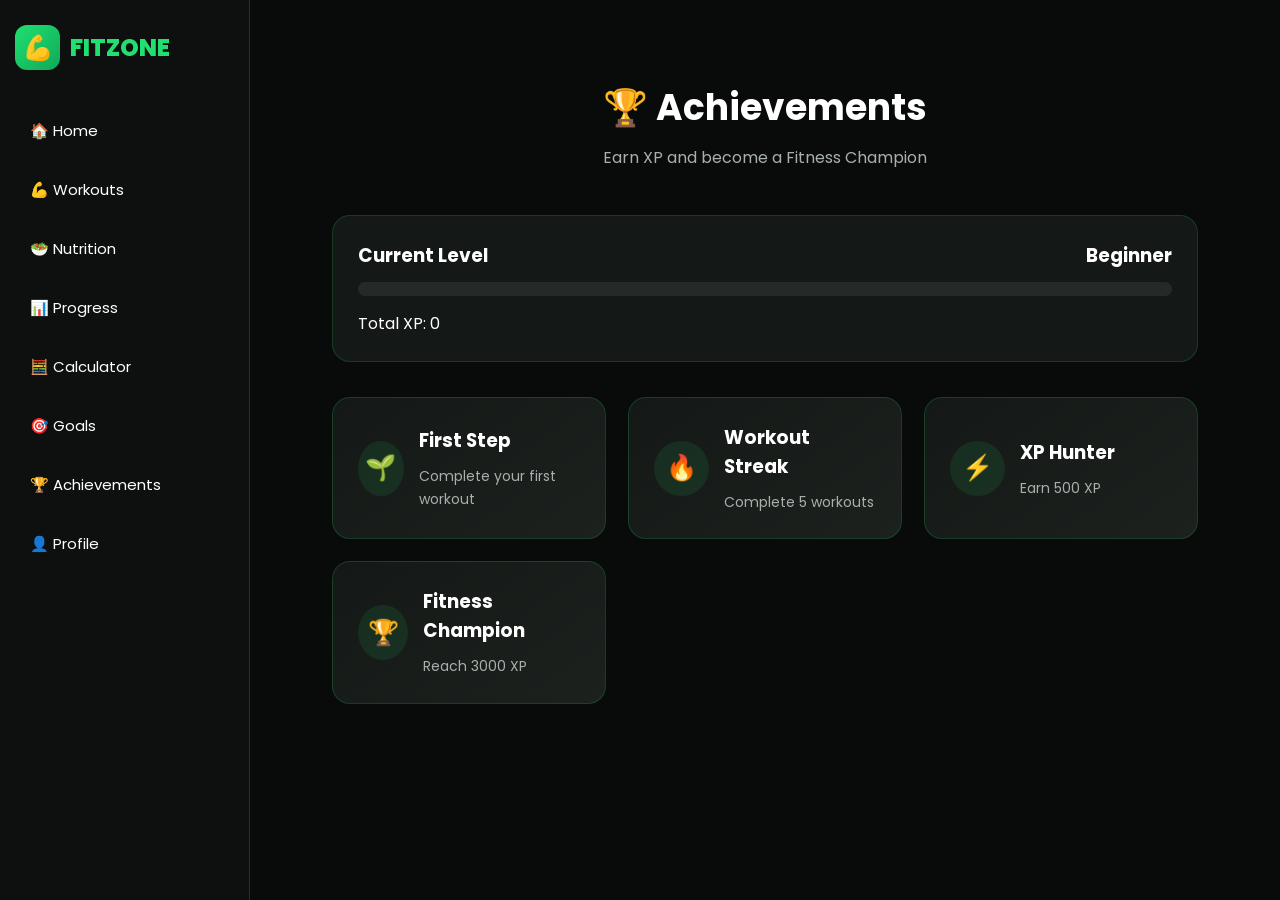
<file: achievements.html>
<!DOCTYPE html>
<html lang="en">

<head>

<meta charset="UTF-8">

<meta name="viewport"
content="width=device-width, initial-scale=1.0">

<title>Achievements | FITZONE</title>

<link rel="stylesheet" href="style.css">

</head>


<body>


<nav class="navbar">

    <a href="index.html" class="logo">
        <div class="logo-icon">💪</div>
        <span>FITZONE</span>
    </a>

    <ul class="nav-links">

        <li><a href="index.html">🏠 Home</a></li>

        <li><a href="workouts.html">💪 Workouts</a></li>

        <li><a href="nutrition.html">🥗 Nutrition</a></li>

        <li><a href="progress.html">📊 Progress</a></li>

        <li><a href="calculator.html">🧮 Calculator</a></li>

        <li><a href="goals.html">🎯 Goals</a></li>

        <li><a href="achievements.html">🏆 Achievements</a></li>

        <li><a href="profile.html">👤 Profile</a></li>

    </ul>

</nav>


<section class="section">

<div class="section-title">

<h2>🏆 Achievements</h2>

<p>Earn XP and become a Fitness Champion</p>

</div>


<div class="xp-box">

<div class="xp-top">

<h3>Current Level</h3>

<h3 class="user-level">
Beginner
</h3>

</div>


<div class="progress-bar">

<div class="progress-fill"></div>

</div>


<p style="margin-top:15px;">

Total XP:
<span class="user-xp">0</span>

</p>

</div>


<div class="grid">


<div class="card achievement">

<div class="achievement-icon">
🌱
</div>

<div>

<h3>First Step</h3>

<p>Complete your first workout</p>

</div>

</div>


<div class="card achievement">

<div class="achievement-icon">
🔥
</div>

<div>

<h3>Workout Streak</h3>

<p>Complete 5 workouts</p>

</div>

</div>


<div class="card achievement">

<div class="achievement-icon">
⚡
</div>

<div>

<h3>XP Hunter</h3>

<p>Earn 500 XP</p>

</div>

</div>


<div class="card achievement">

<div class="achievement-icon">
🏆
</div>

<div>

<h3>Fitness Champion</h3>

<p>Reach 3000 XP</p>

</div>

</div>


</div>

</section>


<script src="script.js"></script>

</body>

</html>
</file>
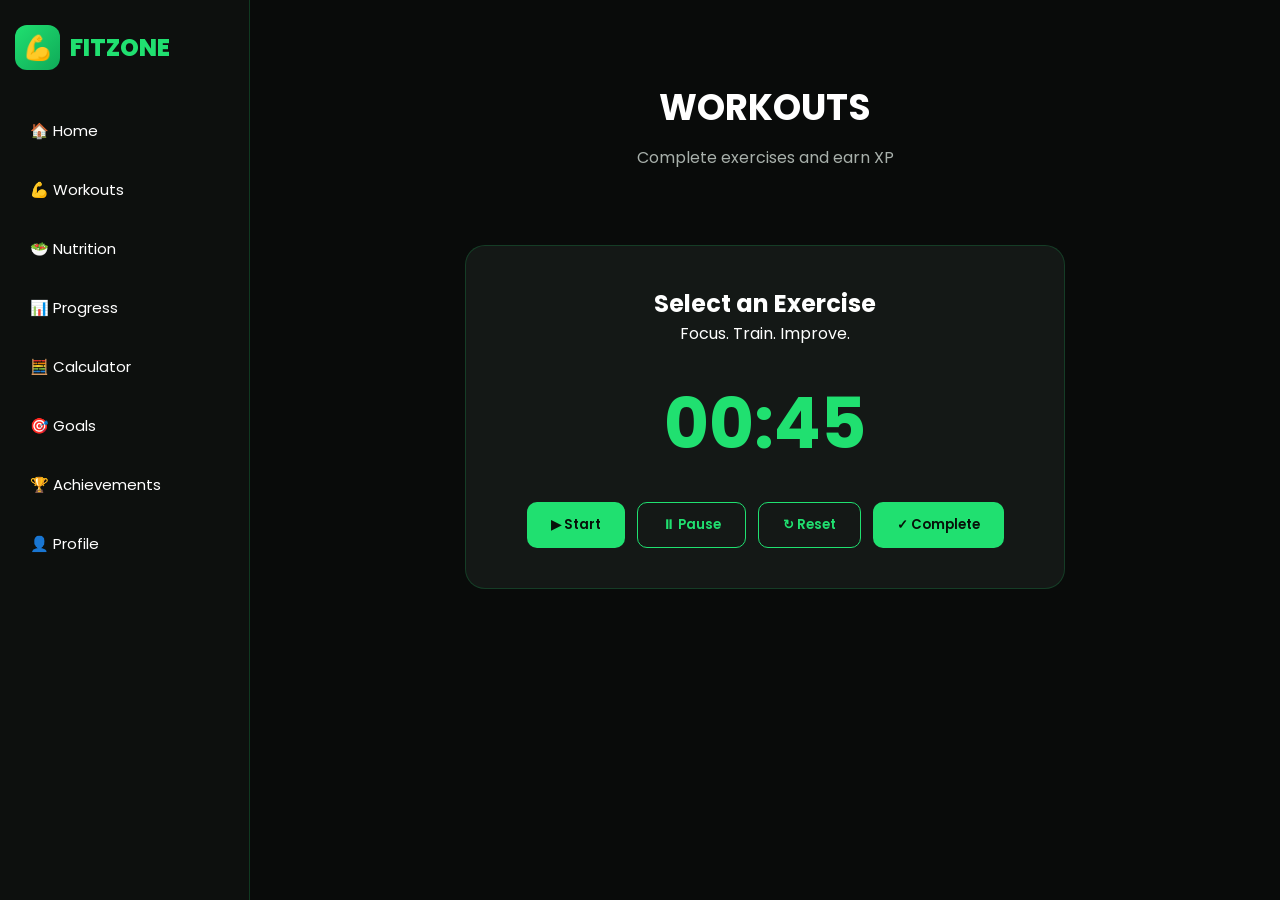
<file: body.html>
<!DOCTYPE html>
<html lang="en">

<head>

    <meta charset="UTF-8">

    <meta name="viewport"
          content="width=device-width, initial-scale=1.0">

    <title>Workout | FITZONE</title>

    <link rel="stylesheet" href="style.css">

</head>

<body>


<nav class="navbar">

    <a href="index.html" class="logo">
        <div class="logo-icon">💪</div>
        <span>FITZONE</span>
    </a>

    <ul class="nav-links">

        <li><a href="index.html">🏠 Home</a></li>

        <li><a href="workouts.html">💪 Workouts</a></li>

        <li><a href="nutrition.html">🥗 Nutrition</a></li>

        <li><a href="progress.html">📊 Progress</a></li>

        <li><a href="calculator.html">🧮 Calculator</a></li>

        <li><a href="goals.html">🎯 Goals</a></li>

        <li><a href="achievements.html">🏆 Achievements</a></li>

        <li><a href="profile.html">👤 Profile</a></li>

    </ul>

</nav>


<section class="section">

    <div class="section-title">

        <h2 id="bodyPartTitle">
            WORKOUTS
        </h2>

        <p>
            Complete exercises and earn XP
        </p>

    </div>


    <div class="grid"
         id="exerciseContainer">

    </div>


    <div class="timer-container"
         id="workoutTimerSection">

        <h2 id="currentExercise">
            Select an Exercise
        </h2>

        <p>
            Focus. Train. Improve.
        </p>


        <div class="timer"
             id="timer">

            00:45

        </div>


        <div class="timer-controls">

            <button
                class="btn btn-primary"
                onclick="startTimer()">

                ▶ Start

            </button>


            <button
                class="btn btn-outline"
                onclick="pauseTimer()">

                ⏸ Pause

            </button>


            <button
                class="btn btn-outline"
                onclick="resetTimer()">

                ↻ Reset

            </button>


            <button
                class="btn btn-primary"
                onclick="completeWorkout()">

                ✓ Complete

            </button>

        </div>

    </div>

</section>


<script src="script.js"></script>

</body>

</html>
</file>
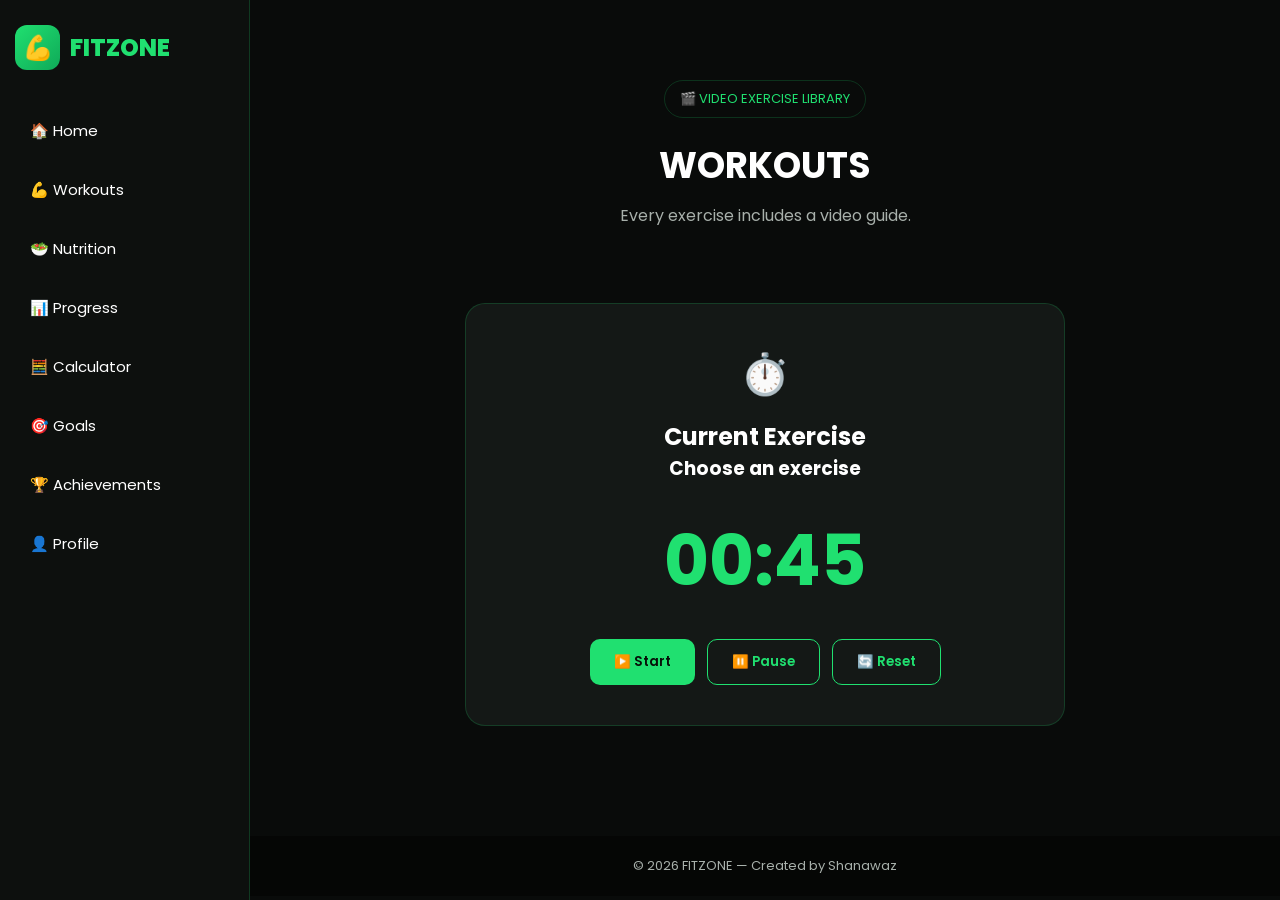
<file: bodypart.html>
<!DOCTYPE html>
<html lang="en"><head><meta charset="UTF-8"><meta name="viewport" content="width=device-width, initial-scale=1.0"><title>Exercise Library | FITZONE</title><link rel="stylesheet" href="style.css"></head>
<body><nav class="navbar"><a href="index.html" class="logo"><div class="logo-icon">💪</div><span>FITZONE</span></a><ul class="nav-links">
<li><a href="index.html">🏠 Home</a></li><li><a href="workouts.html">💪 Workouts</a></li><li><a href="nutrition.html">🥗 Nutrition</a></li><li><a href="progress.html">📊 Progress</a></li><li><a href="calculator.html">🧮 Calculator</a></li><li><a href="goals.html">🎯 Goals</a></li><li><a href="achievements.html">🏆 Achievements</a></li><li><a href="profile.html">👤 Profile</a></li></ul></nav>
<main class="section"><div class="section-title"><span class="hero-tag">🎬 VIDEO EXERCISE LIBRARY</span><h2 id="bodyPartTitle">WORKOUTS</h2><p>Every exercise includes a video guide.</p></div><div id="exerciseContainer" class="grid"></div>
<div id="workoutTimerSection" class="timer-container"><div class="card-icon">⏱️</div><h2>Current Exercise</h2><h3 id="currentExercise">Choose an exercise</h3><div id="timer" class="timer">00:45</div><div class="timer-controls"><button class="btn btn-primary" onclick="startTimer()">▶️ Start</button><button class="btn btn-outline" onclick="pauseTimer()">⏸️ Pause</button><button class="btn btn-outline" onclick="resetTimer()">🔄 Reset</button></div></div></main>
<footer>© 2026 FITZONE — Created by Shanawaz</footer><script src="script.js"></script></body></html>
</file>
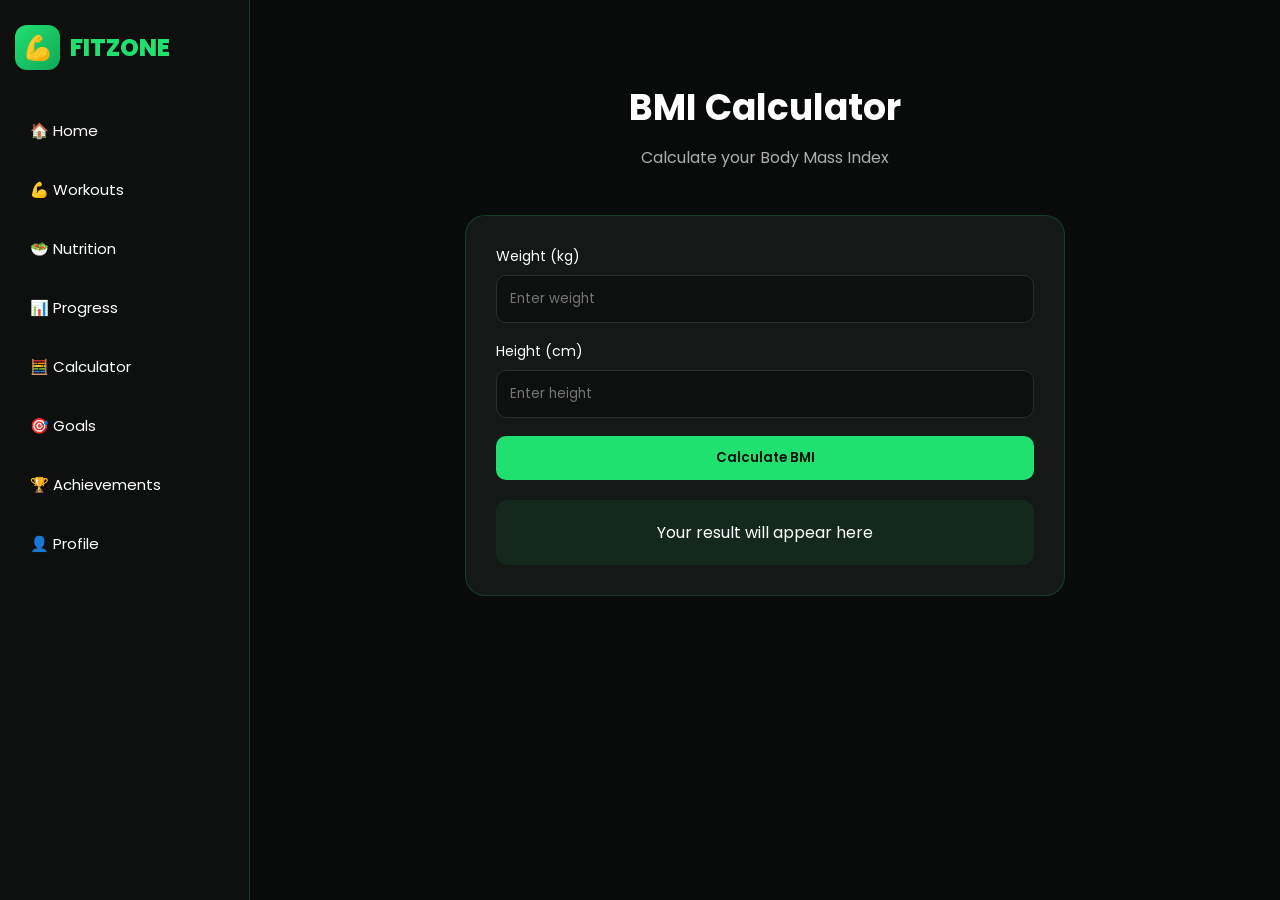
<file: calculator.html>
<!DOCTYPE html>
<html lang="en">

<head>

<meta charset="UTF-8">

<meta name="viewport"
content="width=device-width, initial-scale=1.0">

<title>Calculator | FITZONE</title>

<link rel="stylesheet" href="style.css">

</head>


<body>


<nav class="navbar">

    <a href="index.html" class="logo">
        <div class="logo-icon">💪</div>
        <span>FITZONE</span>
    </a>

    <ul class="nav-links">

        <li><a href="index.html">🏠 Home</a></li>

        <li><a href="workouts.html">💪 Workouts</a></li>

        <li><a href="nutrition.html">🥗 Nutrition</a></li>

        <li><a href="progress.html">📊 Progress</a></li>

        <li><a href="calculator.html">🧮 Calculator</a></li>

        <li><a href="goals.html">🎯 Goals</a></li>

        <li><a href="achievements.html">🏆 Achievements</a></li>

        <li><a href="profile.html">👤 Profile</a></li>

    </ul>

</nav>

<section class="section">

<div class="section-title">

<h2>BMI Calculator</h2>

<p>Calculate your Body Mass Index</p>

</div>


<div class="calculator">


<div class="input-group">

<label>Weight (kg)</label>

<input
type="number"
id="weight"
placeholder="Enter weight">

</div>


<div class="input-group">

<label>Height (cm)</label>

<input
type="number"
id="height"
placeholder="Enter height">

</div>


<button
class="btn btn-primary full-btn"
onclick="calculateBMI()">

Calculate BMI

</button>


<div
class="result"
id="bmiResult">

<p>Your result will appear here</p>

</div>


</div>

</section>


<script src="script.js"></script>

</body>

</html>
</file>
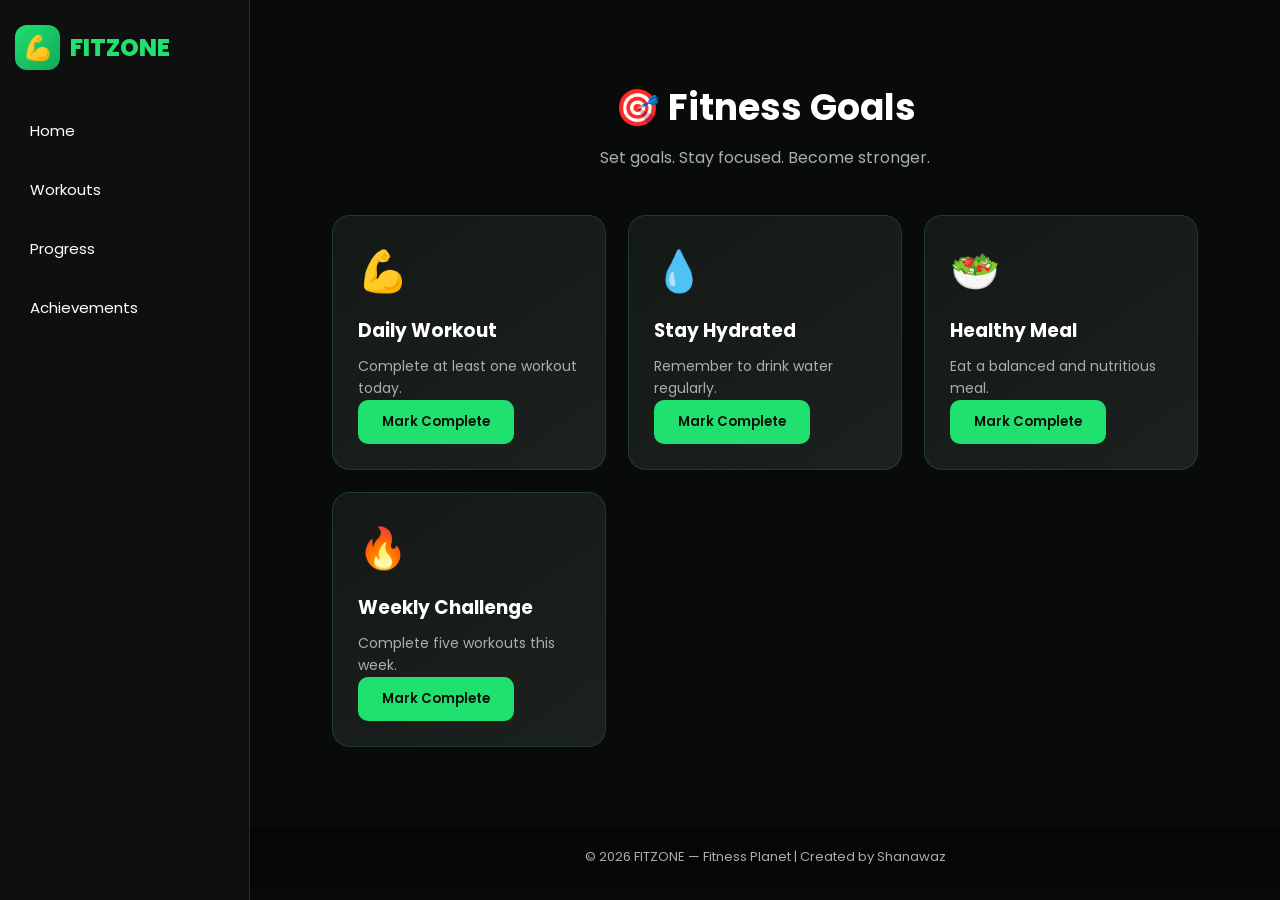
<file: goals.html>
<!DOCTYPE html>
<html lang="en">

<head>
    <meta charset="UTF-8">
    <meta name="viewport" content="width=device-width, initial-scale=1.0">

    <title>Goals | FITZONE</title>

    <link rel="stylesheet" href="style.css">
</head>

<body>

<nav class="navbar">

    <a href="index.html" class="logo">
        <div class="logo-icon">💪</div>
        FITZONE
    </a>

    <ul class="nav-links">
        <li><a href="index.html">Home</a></li>
        <li><a href="workouts.html">Workouts</a></li>
        <li><a href="progress.html">Progress</a></li>
        <li><a href="achievements.html">Achievements</a></li>
    </ul>

</nav>


<section class="section">

    <div class="section-title">
        <h2>🎯 Fitness Goals</h2>
        <p>Set goals. Stay focused. Become stronger.</p>
    </div>


    <div class="grid">

        <div class="card">

            <div class="card-icon">💪</div>

            <h3>Daily Workout</h3>

            <p>
                Complete at least one workout today.
            </p>

            <button
                class="btn btn-primary"
                onclick="completeGoal(this)">

                Mark Complete

            </button>

        </div>


        <div class="card">

            <div class="card-icon">💧</div>

            <h3>Stay Hydrated</h3>

            <p>
                Remember to drink water regularly.
            </p>

            <button
                class="btn btn-primary"
                onclick="completeGoal(this)">

                Mark Complete

            </button>

        </div>


        <div class="card">

            <div class="card-icon">🥗</div>

            <h3>Healthy Meal</h3>

            <p>
                Eat a balanced and nutritious meal.
            </p>

            <button
                class="btn btn-primary"
                onclick="completeGoal(this)">

                Mark Complete

            </button>

        </div>


        <div class="card">

            <div class="card-icon">🔥</div>

            <h3>Weekly Challenge</h3>

            <p>
                Complete five workouts this week.
            </p>

            <button
                class="btn btn-primary"
                onclick="completeGoal(this)">

                Mark Complete

            </button>

        </div>

    </div>

</section>


<footer>
    © 2026 FITZONE — Fitness Planet | Created by Shanawaz
</footer>

<script src="script.js"></script>

</body>
</html>
</file>
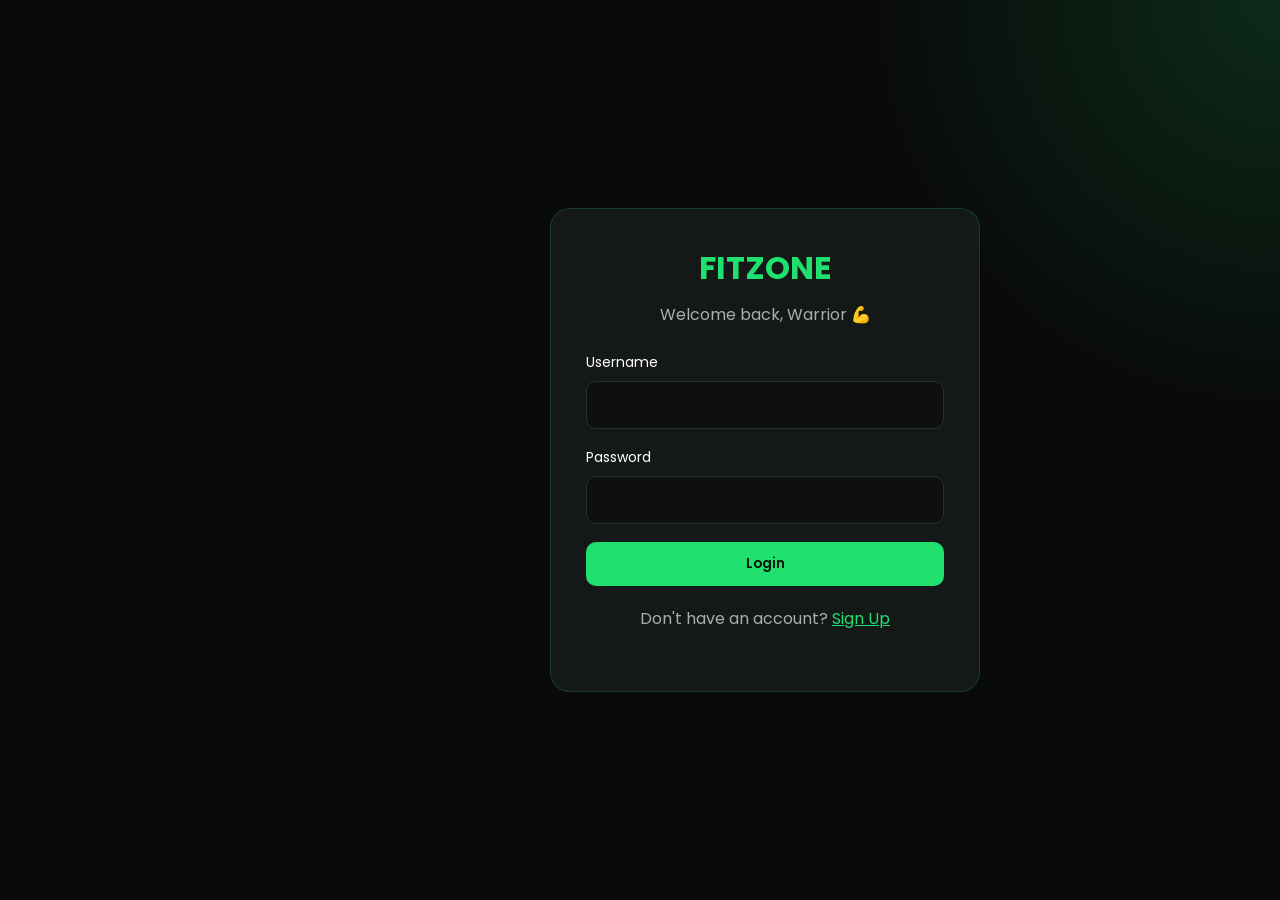
<file: login.html>
<!DOCTYPE html>
<html lang="en">

<head>

<meta charset="UTF-8">

<meta name="viewport"
content="width=device-width, initial-scale=1.0">

<title>Login | FITZONE</title>

<link rel="stylesheet" href="style.css">

</head>


<body>


<div class="auth-container">

<div class="auth-box">

<h1>FITZONE</h1>

<p>Welcome back, Warrior 💪</p>


<form onsubmit="loginUser(event)">


<div class="input-group">

<label>Username</label>

<input
type="text"
id="loginUsername"
required>

</div>


<div class="input-group">

<label>Password</label>

<input
type="password"
id="loginPassword"
required>

</div>


<button
type="submit"
class="btn btn-primary full-btn">

Login

</button>


</form>


<p style="margin-top:20px;">

Don't have an account?

<a
href="signup.html"
style="color:#20e070;">

Sign Up

</a>

</p>

</div>

</div>


<script src="script.js"></script>

</body>

</html>
</file>
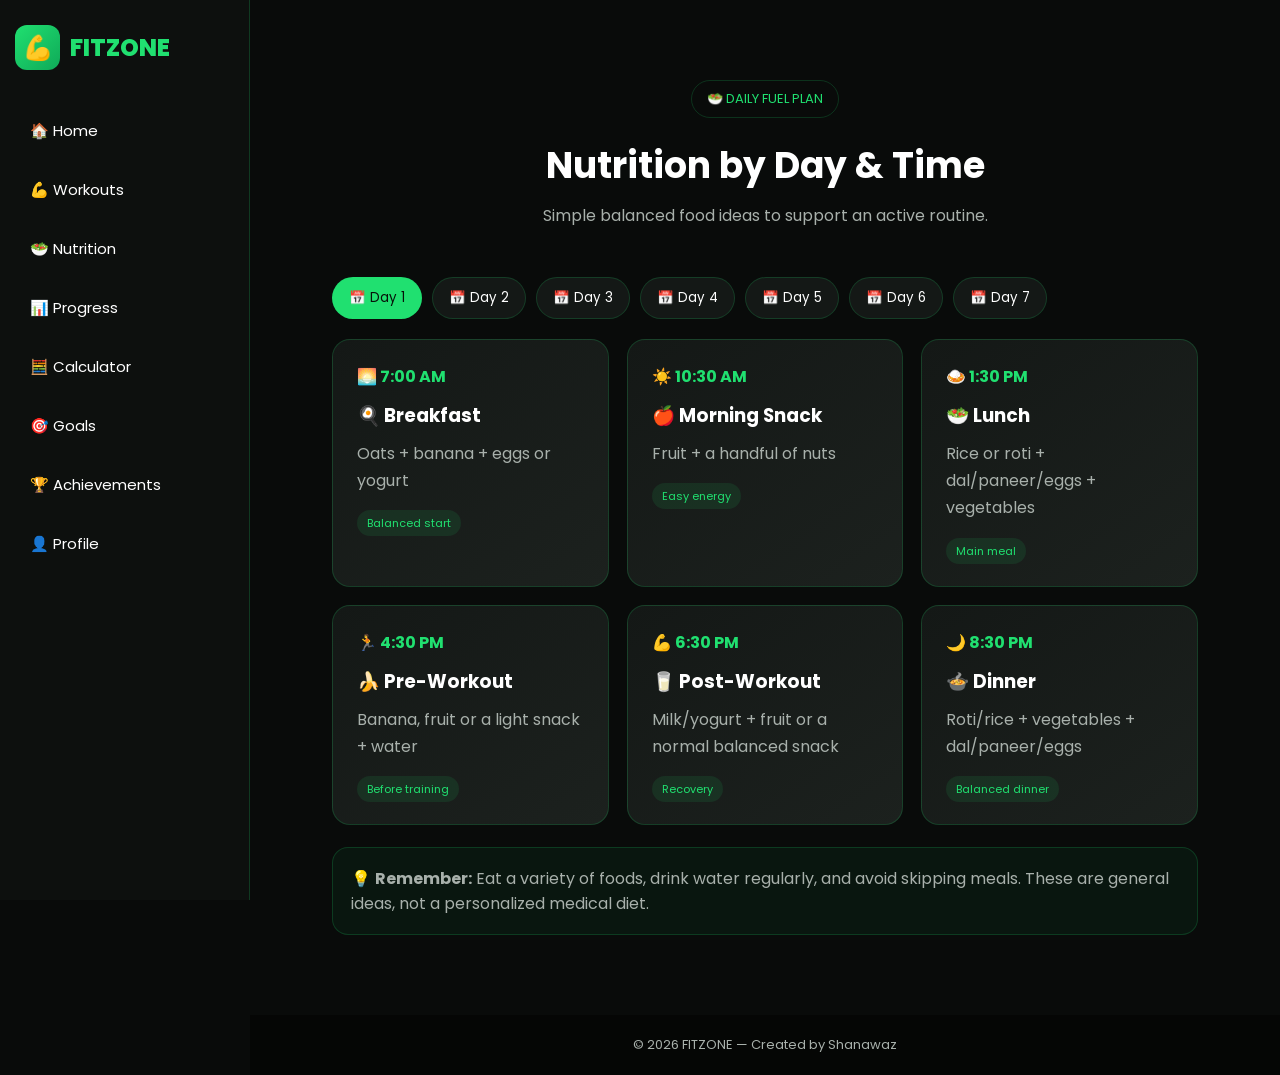
<file: nutrition.html>
<!DOCTYPE html>
<html lang="en"><head><meta charset="UTF-8"><meta name="viewport" content="width=device-width, initial-scale=1.0"><title>Nutrition | FITZONE</title><link rel="stylesheet" href="style.css"></head>
<body><nav class="navbar"><a href="index.html" class="logo"><div class="logo-icon">💪</div><span>FITZONE</span></a><ul class="nav-links">
<li><a href="index.html">🏠 Home</a></li><li><a href="workouts.html">💪 Workouts</a></li><li><a href="nutrition.html">🥗 Nutrition</a></li><li><a href="progress.html">📊 Progress</a></li><li><a href="calculator.html">🧮 Calculator</a></li><li><a href="goals.html">🎯 Goals</a></li><li><a href="achievements.html">🏆 Achievements</a></li><li><a href="profile.html">👤 Profile</a></li></ul></nav>
<main class="section nutrition-page"><div class="section-title"><span class="hero-tag">🥗 DAILY FUEL PLAN</span><h2>Nutrition by Day & Time</h2><p>Simple balanced food ideas to support an active routine.</p></div>
<div class="day-tabs"><button class="day-tab active">📅 Day 1</button><button class="day-tab">📅 Day 2</button><button class="day-tab">📅 Day 3</button><button class="day-tab">📅 Day 4</button><button class="day-tab">📅 Day 5</button><button class="day-tab">📅 Day 6</button><button class="day-tab">📅 Day 7</button></div>
<div class="nutrition-timeline">
<div class="meal-card"><div class="meal-time">🌅 <span>7:00 AM</span></div><h3>🍳 Breakfast</h3><p>Oats + banana + eggs or yogurt</p><span class="badge">Balanced start</span></div>
<div class="meal-card"><div class="meal-time">☀️ <span>10:30 AM</span></div><h3>🍎 Morning Snack</h3><p>Fruit + a handful of nuts</p><span class="badge">Easy energy</span></div>
<div class="meal-card"><div class="meal-time">🍛 <span>1:30 PM</span></div><h3>🥗 Lunch</h3><p>Rice or roti + dal/paneer/eggs + vegetables</p><span class="badge">Main meal</span></div>
<div class="meal-card"><div class="meal-time">🏃 <span>4:30 PM</span></div><h3>🍌 Pre-Workout</h3><p>Banana, fruit or a light snack + water</p><span class="badge">Before training</span></div>
<div class="meal-card"><div class="meal-time">💪 <span>6:30 PM</span></div><h3>🥛 Post-Workout</h3><p>Milk/yogurt + fruit or a normal balanced snack</p><span class="badge">Recovery</span></div>
<div class="meal-card"><div class="meal-time">🌙 <span>8:30 PM</span></div><h3>🍲 Dinner</h3><p>Roti/rice + vegetables + dal/paneer/eggs</p><span class="badge">Balanced dinner</span></div>
</div>
<div class="nutrition-note">💡 <strong>Remember:</strong> Eat a variety of foods, drink water regularly, and avoid skipping meals. These are general ideas, not a personalized medical diet.</div>
</main><footer>© 2026 FITZONE — Created by Shanawaz</footer><script src="script.js"></script></body></html>
</file>
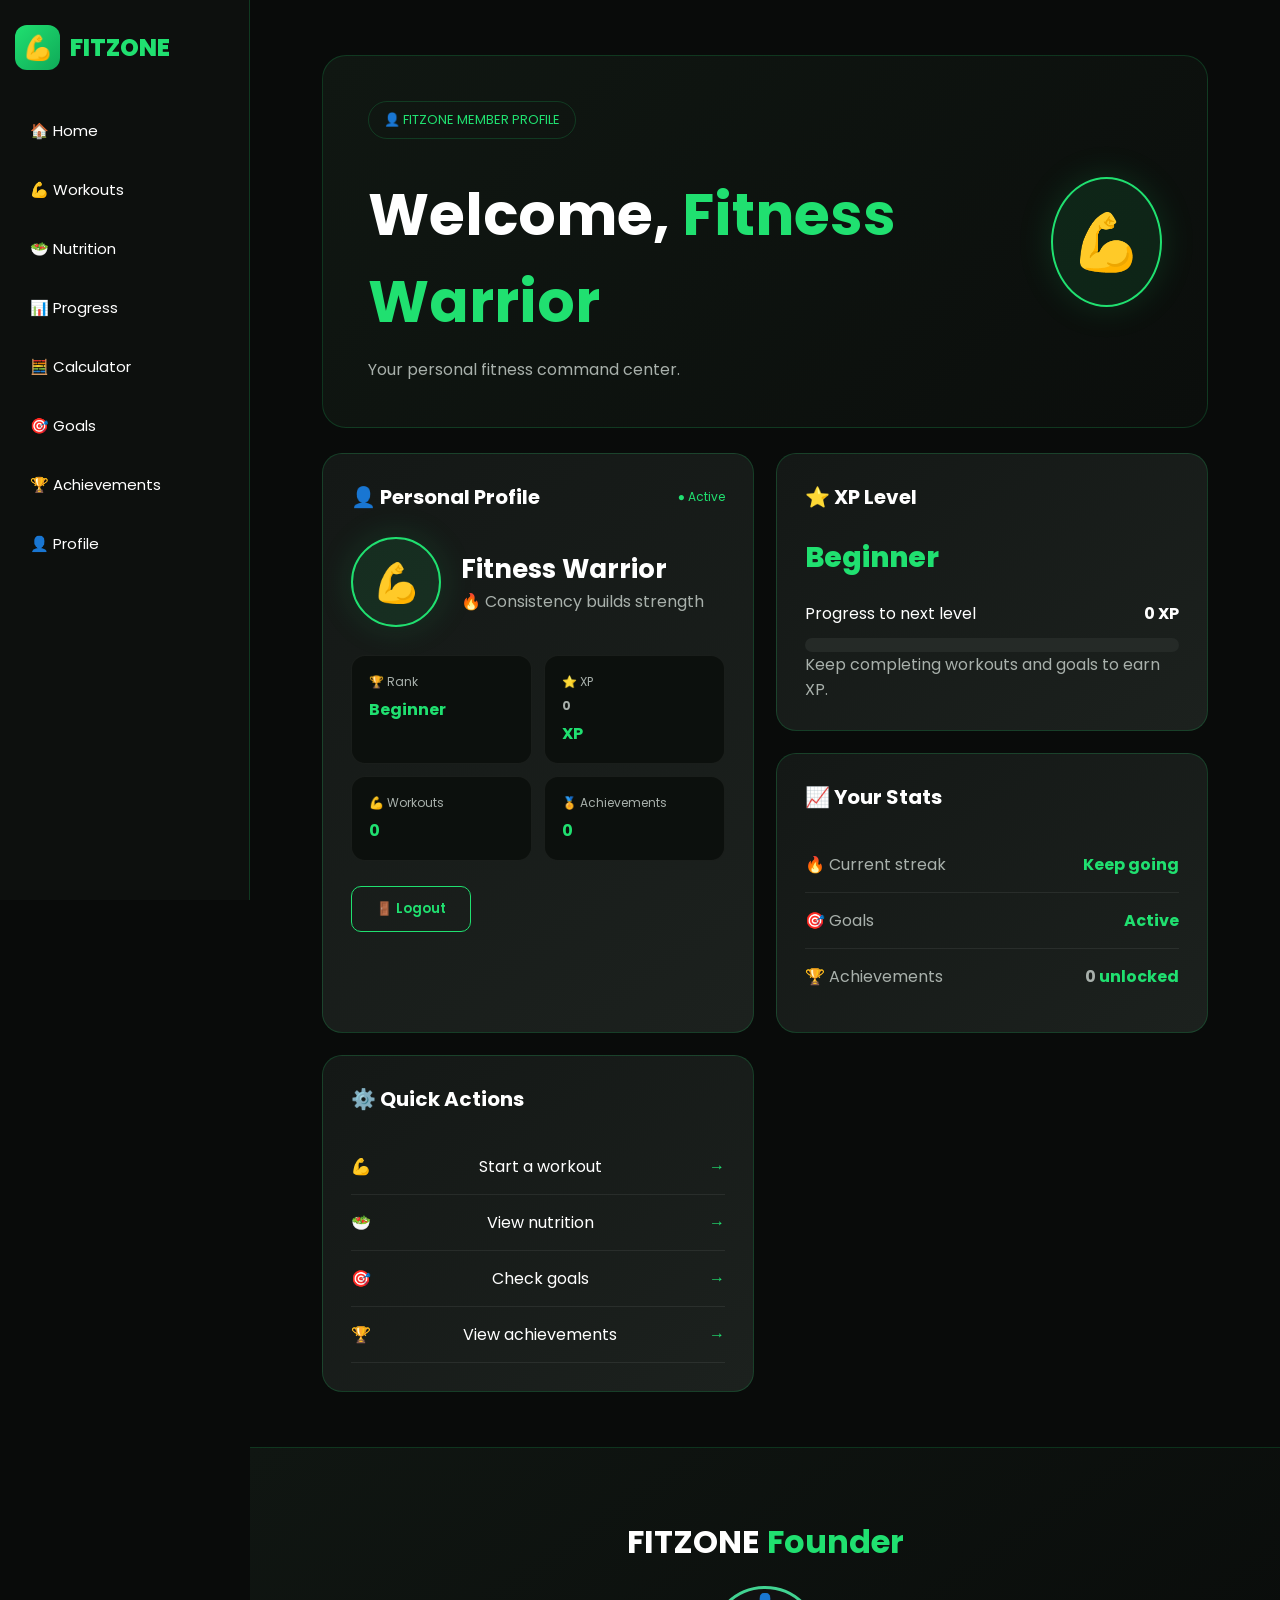
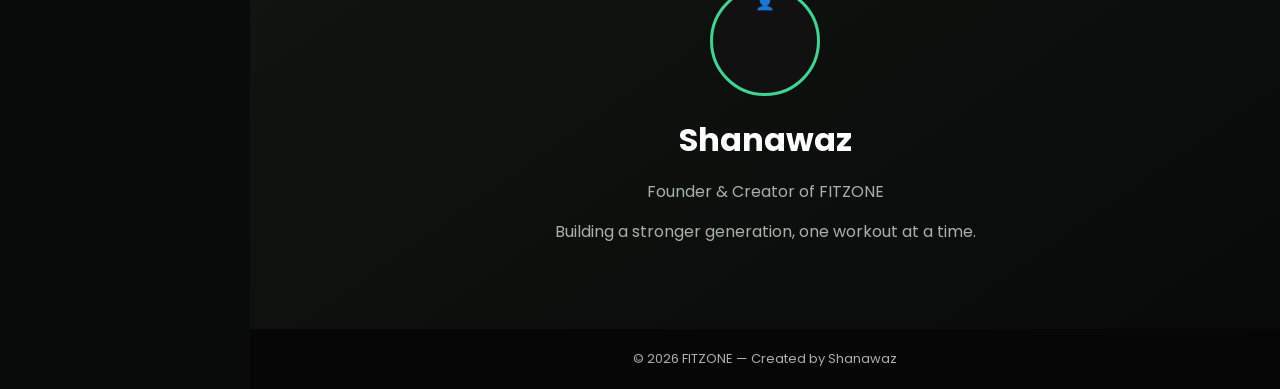
<file: profile.html>
<!DOCTYPE html>
<html lang="en"><head>
<meta charset="UTF-8"><meta name="viewport" content="width=device-width, initial-scale=1.0">
<title>Profile | FITZONE</title><link rel="stylesheet" href="style.css"></head>
<body>
<nav class="navbar"><a href="index.html" class="logo"><div class="logo-icon">💪</div><span>FITZONE</span></a>
<ul class="nav-links">
<li><a href="index.html">🏠 Home</a></li><li><a href="workouts.html">💪 Workouts</a></li><li><a href="nutrition.html">🥗 Nutrition</a></li><li><a href="progress.html">📊 Progress</a></li><li><a href="calculator.html">🧮 Calculator</a></li><li><a href="goals.html">🎯 Goals</a></li><li><a href="achievements.html">🏆 Achievements</a></li><li><a href="profile.html">👤 Profile</a></li>
</ul></nav>
<main class="profile-page">
<section class="profile-hero">
<div><span class="hero-tag">👤 FITZONE MEMBER PROFILE</span><h1>Welcome, <span class="username">Fitness Warrior</span></h1><p>Your personal fitness command center.</p></div>
<div class="profile-avatar">💪</div>
</section>
<section class="profile-grid">
<div class="profile-card profile-main">
<div class="profile-card-title"><h2>👤 Personal Profile</h2><span class="profile-status">● Active</span></div>
<div class="profile-identity"><div class="big-avatar">💪</div><div><h2 class="username">Fitness Warrior</h2><p>🔥 Consistency builds strength</p></div></div>
<div class="profile-info-grid">
<div><span>🏆 Rank</span><strong class="user-level">Beginner</strong></div>
<div><span>⭐ XP</span><strong><span class="user-xp">0</span> XP</strong></div>
<div><span>💪 Workouts</span><strong class="workout-count">0</strong></div>
<div><span>🏅 Achievements</span><strong class="achievement-count">0</strong></div>
</div>
<button class="btn btn-outline" onclick="logout()">🚪 Logout</button>
</div>
<div class="profile-card">
<div class="profile-card-title"><h2>⭐ XP Level</h2></div>
<div class="level-number"><span class="user-level">Beginner</span></div>
<div class="xp-top"><span>Progress to next level</span><b><span class="user-xp">0</span> XP</b></div>
<div class="progress-bar"><div class="progress-fill"></div></div>
<p class="muted">Keep completing workouts and goals to earn XP.</p>
</div>
<div class="profile-card">
<div class="profile-card-title"><h2>📈 Your Stats</h2></div>
<div class="mini-stat"><span>🔥 Current streak</span><strong>Keep going</strong></div>
<div class="mini-stat"><span>🎯 Goals</span><strong>Active</strong></div>
<div class="mini-stat"><span>🏆 Achievements</span><strong><span class="achievement-count">0</span> unlocked</strong></div>
</div>
<div class="profile-card">
<div class="profile-card-title"><h2>⚙️ Quick Actions</h2></div>
<a class="action-row" href="workouts.html">💪 <span>Start a workout</span><b>→</b></a>
<a class="action-row" href="nutrition.html">🥗 <span>View nutrition</span><b>→</b></a>
<a class="action-row" href="goals.html">🎯 <span>Check goals</span><b>→</b></a>
<a class="action-row" href="achievements.html">🏆 <span>View achievements</span><b>→</b></a>
</div>
</section>
</main>
<section class="founder"><h2>FITZONE <span>Founder</span></h2><div class="founder-photo founder-placeholder">👤</div><h2>Shanawaz</h2><p>Founder & Creator of FITZONE</p><p>Building a stronger generation, one workout at a time.</p></section>
<footer>© 2026 FITZONE — Created by Shanawaz</footer>
<script src="script.js"></script></body></html>
</file>
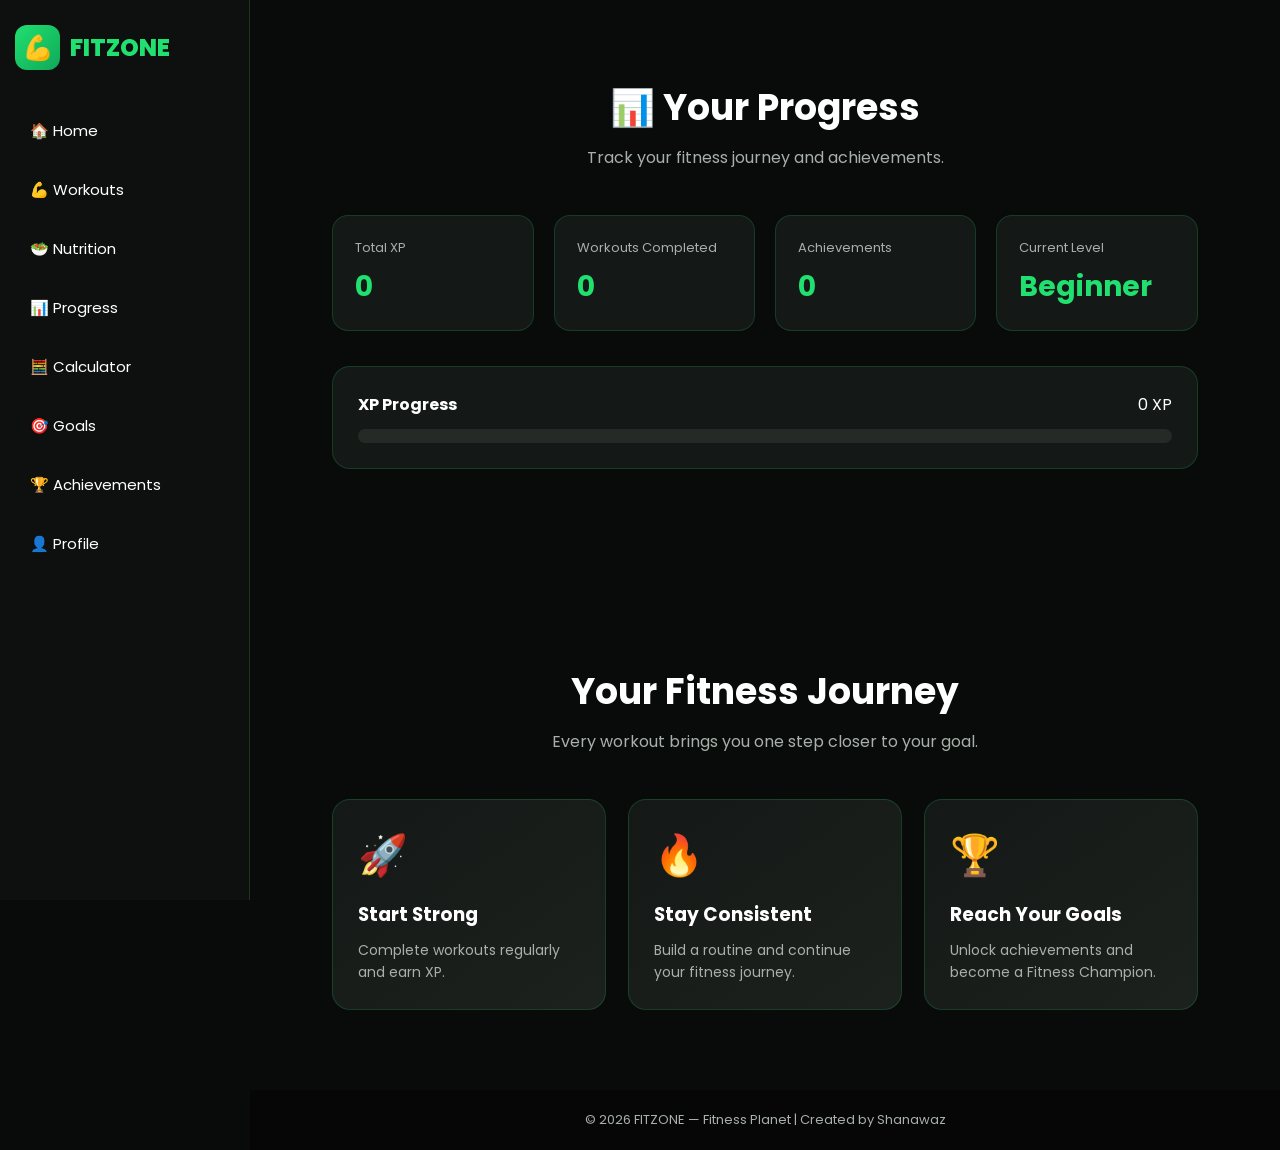
<file: progress.html>
<!DOCTYPE html>
<html lang="en">
<head>
    <meta charset="UTF-8">
    <meta name="viewport" content="width=device-width, initial-scale=1.0">
    <title>Progress | FITZONE</title>
    <link rel="stylesheet" href="style.css">
</head>

<body>

<nav class="navbar">

    <a href="index.html" class="logo">
        <div class="logo-icon">💪</div>
        <span>FITZONE</span>
    </a>

    <ul class="nav-links">

        <li><a href="index.html">🏠 Home</a></li>

        <li><a href="workouts.html">💪 Workouts</a></li>

        <li><a href="nutrition.html">🥗 Nutrition</a></li>

        <li><a href="progress.html">📊 Progress</a></li>

        <li><a href="calculator.html">🧮 Calculator</a></li>

        <li><a href="goals.html">🎯 Goals</a></li>

        <li><a href="achievements.html">🏆 Achievements</a></li>

        <li><a href="profile.html">👤 Profile</a></li>

    </ul>

</nav>

<section class="section">

    <div class="section-title">
        <h2>📊 Your Progress</h2>
        <p>Track your fitness journey and achievements.</p>
    </div>

    <div class="stats">

        <div class="stat-card">
            <h3>Total XP</h3>
            <strong class="user-xp">0</strong>
        </div>

        <div class="stat-card">
            <h3>Workouts Completed</h3>
            <strong class="workout-count">0</strong>
        </div>

        <div class="stat-card">
            <h3>Achievements</h3>
            <strong class="achievement-count">0</strong>
        </div>

        <div class="stat-card">
            <h3>Current Level</h3>
            <strong class="user-level">Beginner</strong>
        </div>

    </div>

    <div class="xp-box">

        <div class="xp-top">
            <strong>XP Progress</strong>

            <span>
                <span class="user-xp">0</span> XP
            </span>
        </div>

        <div class="progress-bar">
            <div class="progress-fill"></div>
        </div>

    </div>

</section>

<section class="section">

    <div class="section-title">
        <h2>Your Fitness Journey</h2>
        <p>Every workout brings you one step closer to your goal.</p>
    </div>

    <div class="grid">

        <div class="card">
            <div class="card-icon">🚀</div>
            <h3>Start Strong</h3>
            <p>Complete workouts regularly and earn XP.</p>
        </div>

        <div class="card">
            <div class="card-icon">🔥</div>
            <h3>Stay Consistent</h3>
            <p>Build a routine and continue your fitness journey.</p>
        </div>

        <div class="card">
            <div class="card-icon">🏆</div>
            <h3>Reach Your Goals</h3>
            <p>Unlock achievements and become a Fitness Champion.</p>
        </div>

    </div>

</section>

<footer>
    © 2026 FITZONE — Fitness Planet | Created by Shanawaz
</footer>

<script src="script.js"></script>

</body>
</html>
</file>
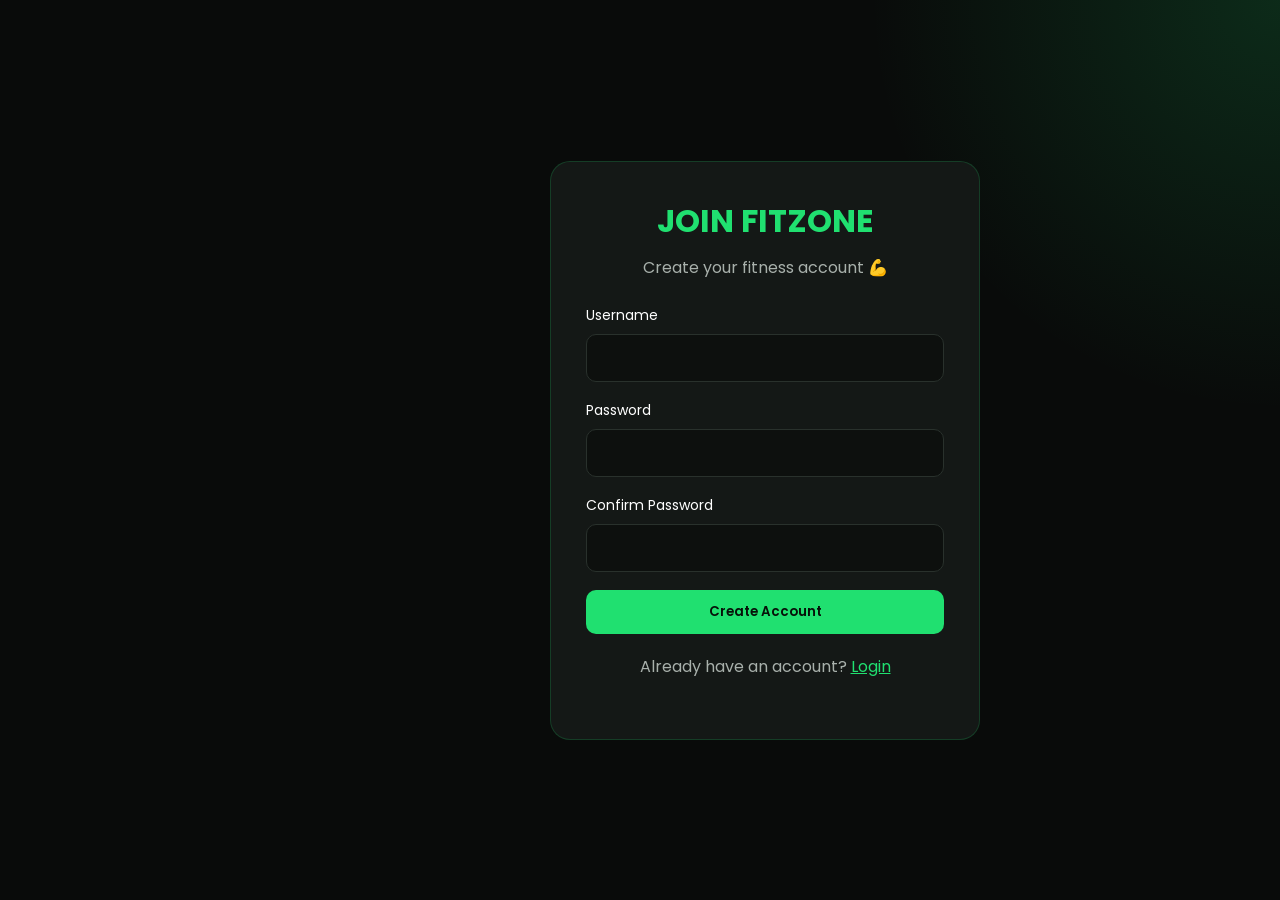
<file: signup.html>
<!DOCTYPE html>
<html lang="en">

<head>

<meta charset="UTF-8">

<meta name="viewport"
content="width=device-width, initial-scale=1.0">

<title>Sign Up | FITZONE</title>

<link rel="stylesheet" href="style.css">

</head>


<body>


<div class="auth-container">

<div class="auth-box">

<h1>JOIN FITZONE</h1>

<p>Create your fitness account 💪</p>


<form onsubmit="signupUser(event)">


<div class="input-group">

<label>Username</label>

<input
type="text"
id="signupUsername"
required>

</div>


<div class="input-group">

<label>Password</label>

<input
type="password"
id="signupPassword"
required>

</div>


<div class="input-group">

<label>Confirm Password</label>

<input
type="password"
id="confirmPassword"
required>

</div>


<button
type="submit"
class="btn btn-primary full-btn">

Create Account

</button>


</form>


<p style="margin-top:20px;">

Already have an account?

<a
href="login.html"
style="color:#20e070;">

Login

</a>

</p>


</div>

</div>


<script src="script.js"></script>

</body>

</html>
</file>
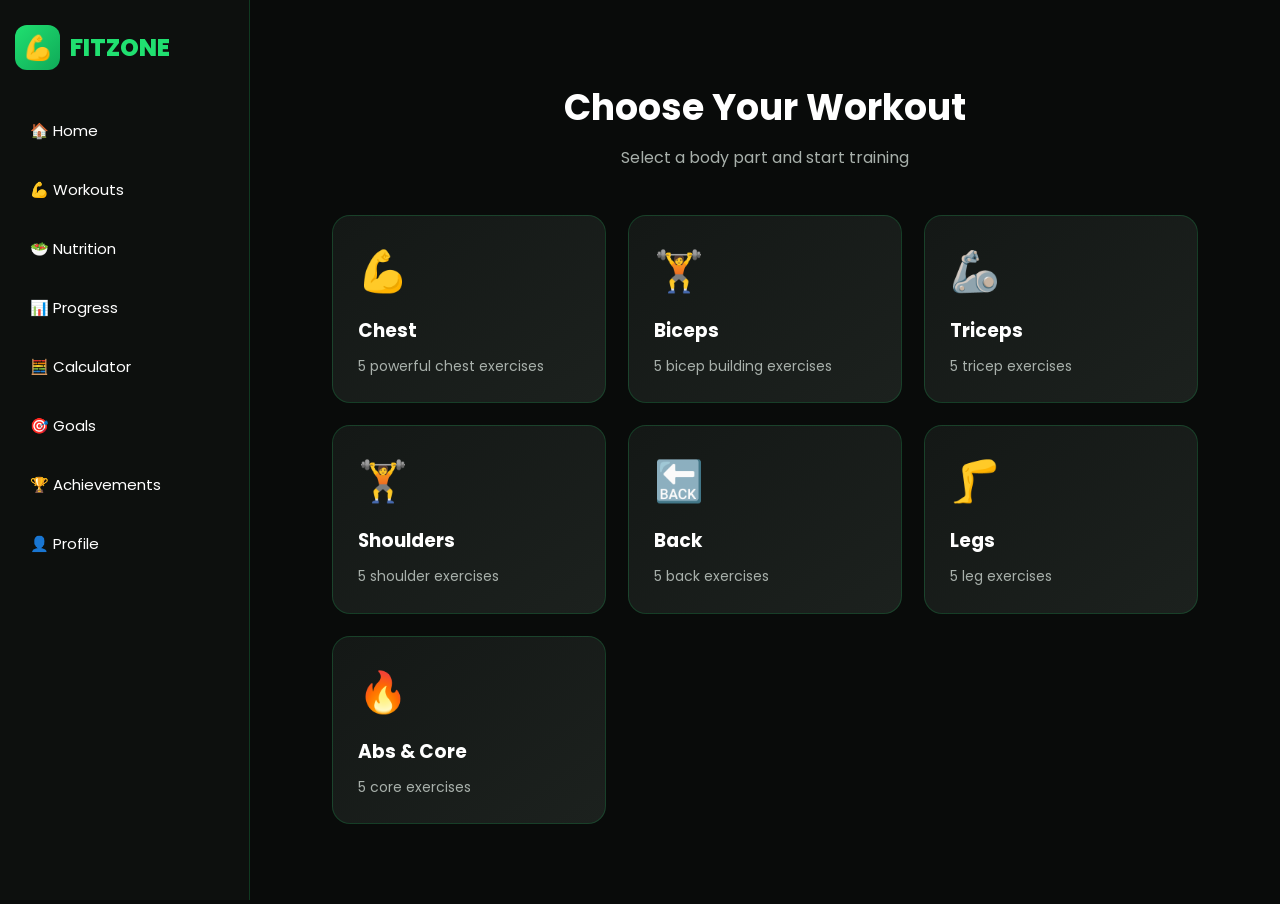
<file: workouts.html>
<!DOCTYPE html>
<html lang="en">

<head>

    <meta charset="UTF-8">

    <meta name="viewport"
          content="width=device-width, initial-scale=1.0">

    <title>Workouts | FITZONE</title>

    <link rel="stylesheet" href="style.css">

</head>

<body>


<nav class="navbar">

    <a href="index.html" class="logo">
        <div class="logo-icon">💪</div>
        <span>FITZONE</span>
    </a>

    <ul class="nav-links">

        <li><a href="index.html">🏠 Home</a></li>

        <li><a href="workouts.html">💪 Workouts</a></li>

        <li><a href="nutrition.html">🥗 Nutrition</a></li>

        <li><a href="progress.html">📊 Progress</a></li>

        <li><a href="calculator.html">🧮 Calculator</a></li>

        <li><a href="goals.html">🎯 Goals</a></li>

        <li><a href="achievements.html">🏆 Achievements</a></li>

        <li><a href="profile.html">👤 Profile</a></li>

    </ul>

</nav>


<section class="section">

    <div class="section-title">

        <h2>Choose Your Workout</h2>

        <p>
            Select a body part and start training
        </p>

    </div>


    <div class="grid">


        <a href="bodypart.html?part=chest"
           style="text-decoration:none;color:white;">

            <div class="card">

                <div class="card-icon">💪</div>

                <h3>Chest</h3>

                <p>5 powerful chest exercises</p>

            </div>

        </a>


        <a href="bodypart.html?part=biceps"
           style="text-decoration:none;color:white;">

            <div class="card">

                <div class="card-icon">🏋️</div>

                <h3>Biceps</h3>

                <p>5 bicep building exercises</p>

            </div>

        </a>


        <a href="bodypart.html?part=triceps"
           style="text-decoration:none;color:white;">

            <div class="card">

                <div class="card-icon">🦾</div>

                <h3>Triceps</h3>

                <p>5 tricep exercises</p>

            </div>

        </a>


        <a href="bodypart.html?part=shoulders"
           style="text-decoration:none;color:white;">

            <div class="card">

                <div class="card-icon">🏋️</div>

                <h3>Shoulders</h3>

                <p>5 shoulder exercises</p>

            </div>

        </a>


        <a href="bodypart.html?part=back"
           style="text-decoration:none;color:white;">

            <div class="card">

                <div class="card-icon">🔙</div>

                <h3>Back</h3>

                <p>5 back exercises</p>

            </div>

        </a>


        <a href="bodypart.html?part=legs"
           style="text-decoration:none;color:white;">

            <div class="card">

                <div class="card-icon">🦵</div>

                <h3>Legs</h3>

                <p>5 leg exercises</p>

            </div>

        </a>


        <a href="bodypart.html?part=abs"
           style="text-decoration:none;color:white;">

            <div class="card">

                <div class="card-icon">🔥</div>

                <h3>Abs & Core</h3>

                <p>5 core exercises</p>

            </div>

        </a>


    </div>

</section>


<script src="script.js"></script>

</body>

</html>
</file>
<file: style.css>
@import url('https://fonts.googleapis.com/css2?family=Poppins:wght@300;400;500;600;700;800&display=swap');

:root {
    --green: #20e070;
    --dark-green: #0fa958;
    --black: #090b0a;
    --card: #141816;
    --card-light: #1c211e;
    --white: #ffffff;
    --gray: #a8b0ab;
    --border: rgba(32, 224, 112, 0.18);
}

* {
    margin: 0;
    padding: 0;
    box-sizing: border-box;
    font-family: "Poppins", sans-serif;
}

html {
    scroll-behavior: smooth;
}

body {
    background: var(--black);
    color: var(--white);
    min-height: 100vh;
}

/* NAVBAR */

./* SIDEBAR NAVIGATION */

.navbar {
    width: 250px;
    height: 100vh;
    position: fixed;
    left: 0;
    top: 0;
    background: #0d100e;
    border-right: 1px solid var(--border);
    display: flex;
    flex-direction: column;
    align-items: flex-start;
    padding: 25px 20px;
    z-index: 1000;
}

.logo {
    margin-bottom: 40px;
}

.nav-links {
    display: flex;
    flex-direction: column;
    list-style: none;
    gap: 10px;
    width: 100%;
}

.nav-links li {
    width: 100%;
}

.nav-links a {
    display: block;
    width: 100%;
    padding: 13px 15px;
    border-radius: 10px;
    text-decoration: none;
    color: white;
    transition: 0.3s;
}

.nav-links a:hover {
    background: rgba(32, 224, 112, 0.12);
    color: var(--green);
    padding-left: 22px;
}
@media (max-width: 850px) {

    body {
        padding-left: 0;
        padding-bottom: 70px;
    }

    .navbar {
        width: 100%;
        height: 65px;
        left: 0;
        top: auto;
        bottom: 0;

        flex-direction: row;
        padding: 8px;
        align-items: center;

        border-right: none;
        border-top: 1px solid var(--border);
    }

    .logo {
        display: none;
    }

    .nav-links {
        flex-direction: row;
        justify-content: space-around;
        gap: 2px;
        overflow-x: auto;
    }

    .nav-links li {
        width: auto;
    }

    .nav-links a {
        padding: 8px;
        font-size: 11px;
        white-space: nowrap;
    }
}
.menu-btn {
    display: none;
    background: transparent;
    border: none;
    color: white;
    font-size: 24px;
}

/* BUTTONS */

.btn {
    display: inline-block;
    padding: 12px 24px;
    border-radius: 10px;
    text-decoration: none;
    border: none;
    cursor: pointer;
    font-weight: 600;
    transition: 0.3s;
}

.btn-primary {
    background: var(--green);
    color: #071109;
}

.btn-primary:hover {
    background: #42ef91;
    transform: translateY(-2px);
}

.btn-outline {
    border: 1px solid var(--green);
    color: var(--green);
    background: transparent;
}

.btn-outline:hover {
    background: var(--green);
    color: black;
}

/* HERO */

.hero {
    min-height: 85vh;
    display: flex;
    align-items: center;
    padding: 70px 8%;
    background:
        radial-gradient(circle at 80% 20%, rgba(32,224,112,.15), transparent 30%),
        radial-gradient(circle at 20% 80%, rgba(32,224,112,.08), transparent 25%);
}

.hero-content {
    max-width: 700px;
}

.hero-tag {
    display: inline-block;
    color: var(--green);
    border: 1px solid var(--border);
    padding: 8px 15px;
    border-radius: 30px;
    margin-bottom: 20px;
    font-size: 13px;
}

.hero h1 {
    font-size: clamp(42px, 7vw, 78px);
    line-height: 1.05;
    margin-bottom: 20px;
}

.hero h1 span {
    color: var(--green);
}

.hero p {
    color: var(--gray);
    font-size: 17px;
    line-height: 1.8;
    margin-bottom: 30px;
}

.hero-buttons {
    display: flex;
    gap: 15px;
    flex-wrap: wrap;
}

/* SECTIONS */

.section {
    padding: 80px 8%;
}

.section-title {
    text-align: center;
    margin-bottom: 45px;
}

.section-title h2 {
    font-size: 36px;
}

.section-title p {
    color: var(--gray);
    margin-top: 10px;
}

/* GRID */

.grid {
    display: grid;
    grid-template-columns: repeat(auto-fit, minmax(230px, 1fr));
    gap: 22px;
}

.card {
    background: linear-gradient(145deg, var(--card), var(--card-light));
    border: 1px solid var(--border);
    padding: 25px;
    border-radius: 18px;
    transition: 0.3s;
}

.card:hover {
    transform: translateY(-7px);
    border-color: var(--green);
}

.card-icon {
    font-size: 40px;
    margin-bottom: 15px;
}

.card h3 {
    margin-bottom: 10px;
}

.card p {
    color: var(--gray);
    font-size: 14px;
    line-height: 1.6;
}

.card a {
    color: var(--green);
    text-decoration: none;
    display: inline-block;
    margin-top: 15px;
}

/* DASHBOARD */

.dashboard {
    padding: 40px 8%;
}

.welcome {
    margin-bottom: 30px;
}

.welcome h1 span {
    color: var(--green);
}

.stats {
    display: grid;
    grid-template-columns: repeat(auto-fit, minmax(180px, 1fr));
    gap: 20px;
    margin-bottom: 35px;
}

.stat-card {
    background: var(--card);
    border: 1px solid var(--border);
    border-radius: 16px;
    padding: 22px;
}

.stat-card h3 {
    color: var(--gray);
    font-size: 13px;
    font-weight: 400;
}

.stat-card strong {
    display: block;
    color: var(--green);
    font-size: 28px;
    margin-top: 8px;
}

/* XP */

.xp-box {
    background: var(--card);
    padding: 25px;
    border-radius: 18px;
    border: 1px solid var(--border);
    margin-bottom: 35px;
}

.xp-top {
    display: flex;
    justify-content: space-between;
    margin-bottom: 12px;
}

.progress-bar {
    width: 100%;
    height: 14px;
    background: #252a27;
    border-radius: 30px;
    overflow: hidden;
}

.progress-fill {
    height: 100%;
    width: 25%;
    background: linear-gradient(90deg, var(--dark-green), var(--green));
    border-radius: 30px;
    transition: 0.5s;
}

/* WORKOUT */

.workout-card {
    position: relative;
    overflow: hidden;
}

.workout-icon {
    height: 100px;
    display: flex;
    align-items: center;
    justify-content: center;
    font-size: 65px;
    background: rgba(32, 224, 112, 0.06);
    border-radius: 15px;
    margin-bottom: 18px;
}

.workout-meta {
    display: flex;
    gap: 10px;
    margin: 12px 0;
    flex-wrap: wrap;
}

.badge {
    padding: 5px 10px;
    background: rgba(32,224,112,.1);
    color: var(--green);
    border-radius: 20px;
    font-size: 11px;
}

/* TIMER */

.timer-container {
    max-width: 600px;
    margin: 30px auto;
    background: var(--card);
    border: 1px solid var(--border);
    border-radius: 20px;
    padding: 40px;
    text-align: center;
}

.timer {
    font-size: 70px;
    font-weight: 700;
    color: var(--green);
    margin: 25px 0;
}

.timer-controls {
    display: flex;
    justify-content: center;
    gap: 12px;
    flex-wrap: wrap;
}

/* FORMS */

.auth-container {
    min-height: 100vh;
    display: grid;
    place-items: center;
    padding: 30px;
    background:
        radial-gradient(circle at top right, rgba(32,224,112,.15), transparent 30%);
}

.auth-box {
    width: 100%;
    max-width: 430px;
    background: var(--card);
    padding: 35px;
    border-radius: 20px;
    border: 1px solid var(--border);
}

.auth-box h1 {
    text-align: center;
    color: var(--green);
    margin-bottom: 10px;
}

.auth-box p {
    text-align: center;
    color: var(--gray);
    margin-bottom: 25px;
}

.input-group {
    margin-bottom: 18px;
}

.input-group label {
    display: block;
    margin-bottom: 8px;
    font-size: 14px;
}

.input-group input,
.input-group select {
    width: 100%;
    padding: 13px;
    border-radius: 10px;
    background: #0d100e;
    border: 1px solid #29312c;
    color: white;
    outline: none;
}

.input-group input:focus {
    border-color: var(--green);
}

.full-btn {
    width: 100%;
}

/* CALCULATOR */

.calculator {
    max-width: 600px;
    margin: auto;
    background: var(--card);
    padding: 30px;
    border-radius: 20px;
    border: 1px solid var(--border);
}

.result {
    margin-top: 20px;
    padding: 20px;
    text-align: center;
    border-radius: 12px;
    background: rgba(32,224,112,.08);
}

.result h2 {
    color: var(--green);
}

/* ACHIEVEMENTS */

.achievement {
    display: flex;
    gap: 15px;
    align-items: center;
}

.achievement-icon {
    width: 55px;
    height: 55px;
    background: rgba(32,224,112,.1);
    border-radius: 50%;
    display: grid;
    place-items: center;
    font-size: 25px;
}

/* FOUNDER */

.founder {
    background: linear-gradient(145deg, #101612, #080a09);
    border-top: 1px solid var(--border);
    text-align: center;
    padding: 70px 20px;
}

.founder-photo {
    width: 130px;
    height: 130px;
    border-radius: 50%;
    object-fit: cover;
    border: 4px solid var(--green);
    margin: 20px auto;
    display: block;
}

.founder h2 {
    font-size: 32px;
}

.founder h2 span {
    color: var(--green);
}

.founder p {
    color: var(--gray);
    max-width: 600px;
    margin: 15px auto;
}

/* FOOTER */

footer {
    padding: 20px;
    text-align: center;
    background: #050605;
    color: var(--gray);
    font-size: 13px;
}

/* RESPONSIVE */

@media(max-width: 850px) {
    .nav-links {
        display: none;
    }

    .menu-btn {
        display: block;
    }

    .hero {
        text-align: center;
        justify-content: center;
    }

    .hero-buttons {
        justify-content: center;
    }

    .timer {
        font-size: 50px;
    }
}
/* =====================================
   FITZONE LEFT SIDEBAR NAVIGATION
===================================== */

body {
    padding-left: 250px;
}

/* LEFT SIDEBAR */

.navbar {
    position: fixed;
    top: 0;
    left: 0;

    width: 250px;
    height: 100vh;

    background: #0d100e;

    border-right: 1px solid rgba(32, 224, 112, 0.2);

    display: flex;
    flex-direction: column;

    align-items: flex-start;

    padding: 25px 15px;

    z-index: 1000;
}

/* LOGO */

.logo {
    width: 100%;

    display: flex;
    align-items: center;

    gap: 10px;

    text-decoration: none;

    color: #20e070;

    font-size: 24px;

    font-weight: 800;

    margin-bottom: 35px;
}

.logo-icon {
    width: 45px;
    height: 45px;

    display: flex;
    align-items: center;
    justify-content: center;

    background: linear-gradient(135deg, #20e070, #0fa958);

    color: black;

    border-radius: 12px;
}

/* NAVIGATION LINKS */

.nav-links {
    width: 100%;

    display: flex;
    flex-direction: column;

    gap: 8px;

    list-style: none;

    padding: 0;
    margin: 0;
}

.nav-links li {
    width: 100%;
}

.nav-links a {
    display: block;

    width: 100%;

    padding: 14px 15px;

    border-radius: 10px;

    color: #ffffff;

    text-decoration: none;

    font-size: 15px;

    transition: 0.3s;
}

.nav-links a:hover {
    background: rgba(32, 224, 112, 0.15);

    color: #20e070;

    transform: translateX(5px);
}

/* MOBILE */

@media (max-width: 850px) {

    body {
        padding-left: 0;
        padding-bottom: 70px;
    }

    .navbar {
        width: 100%;
        height: 65px;

        top: auto;
        bottom: 0;

        flex-direction: row;

        padding: 5px;

        border-right: none;

        border-top: 1px solid rgba(32, 224, 112, 0.2);
    }

    .logo {
        display: none;
    }

    .nav-links {
        flex-direction: row;

        overflow-x: auto;

        justify-content: flex-start;

        gap: 3px;
    }

    .nav-links li {
        width: auto;
    }

    .nav-links a {
        white-space: nowrap;

        font-size: 11px;

        padding: 10px;
    }
}
.founder-photo {
    width: 110px;
    height: 110px;
    margin: 20px auto;
    border-radius: 50%;
    overflow: hidden;
    border: 3px solid #42d392;
    background: #111;
}

.founder-photo img {
    width: 100%;
    height: 100%;
    object-fit: cover;
    object-position: center;
    display: block;
}


/* FITZONE HERO BODYBUILDER */
.hero{gap:40px}
.hero-content{flex:1}
.hero-animation{flex:0 0 360px;height:410px;display:grid;place-items:center;position:relative}
.hero-animation:before{content:"";position:absolute;width:300px;height:300px;border-radius:50%;background:radial-gradient(circle,rgba(32,224,112,.2),transparent 68%);animation:glow 3s ease-in-out infinite}
.bodybuilder{width:230px;height:340px;position:relative;animation:floatBB 2.4s ease-in-out infinite}
.bb-head{position:absolute;top:15px;left:90px;width:50px;height:50px;border-radius:50%;background:var(--green);box-shadow:0 0 25px rgba(32,224,112,.4)}
.bb-body{position:absolute;top:72px;left:62px;width:106px;height:135px;background:var(--green);clip-path:polygon(25% 0,75% 0,100% 24%,82% 100%,18% 100%,0 24%)}
.bb-arm{position:absolute;top:72px;width:25px;height:125px;border-radius:20px;background:var(--green);transform-origin:top center}
.bb-left{left:42px;transform:rotate(25deg);animation:armL 1.2s ease-in-out infinite alternate}
.bb-right{right:42px;transform:rotate(-25deg);animation:armR 1.2s ease-in-out infinite alternate}
.bb-leg{position:absolute;top:195px;width:35px;height:120px;border-radius:18px;background:var(--green)}
.bb-leg-left{left:72px;transform:rotate(6deg)}.bb-leg-right{right:72px;transform:rotate(-6deg)}
.bb-bar{position:absolute;left:-10px;top:92px;width:250px;height:8px;border-radius:10px;background:#d9e2dc;animation:barUp 2.4s ease-in-out infinite}
.bb-bar:before,.bb-bar:after{content:"";position:absolute;top:-22px;width:15px;height:52px;border-radius:5px;background:var(--green)}
.bb-bar:before{left:0}.bb-bar:after{right:0}
@keyframes floatBB{0%,100%{transform:translateY(5px)}50%{transform:translateY(-8px)}}@keyframes armL{to{transform:rotate(34deg)}}@keyframes armR{to{transform:rotate(-34deg)}}@keyframes barUp{0%,100%{transform:translateY(10px)}50%{transform:translateY(-10px)}}@keyframes glow{0%,100%{transform:scale(.92);opacity:.7}50%{transform:scale(1.08);opacity:1}}
@media(max-width:850px){.hero{flex-direction:column;padding:55px 6% 40px;text-align:center}.hero-buttons{justify-content:center}.hero-animation{flex:0 0 auto;width:100%;height:300px}.bodybuilder{transform:scale(.78)}}

/* ===== PROFESSIONAL PROFILE / NUTRITION / EXERCISE UI ===== */
.profile-page{padding:55px 7%}
.profile-hero{display:flex;justify-content:space-between;align-items:center;gap:30px;padding:45px;background:linear-gradient(135deg,#101712,#0b0e0c);border:1px solid var(--border);border-radius:24px;margin-bottom:25px}
.profile-hero h1{font-size:clamp(32px,5vw,58px);margin:12px 0}.profile-hero h1 span{color:var(--green)}.profile-hero p,.muted{color:var(--gray)}
.profile-avatar,.big-avatar{display:grid;place-items:center;border-radius:50%;background:rgba(32,224,112,.1);border:2px solid var(--green);box-shadow:0 0 35px rgba(32,224,112,.15)}
.profile-avatar{width:130px;height:130px;font-size:55px}.profile-grid{display:grid;grid-template-columns:repeat(2,minmax(0,1fr));gap:22px}.profile-card{background:linear-gradient(145deg,var(--card),var(--card-light));border:1px solid var(--border);border-radius:20px;padding:28px}.profile-main{grid-row:span 2}.profile-card-title{display:flex;justify-content:space-between;align-items:center;gap:10px;margin-bottom:25px}.profile-card-title h2{font-size:20px}.profile-status{font-size:12px;color:var(--green)}.profile-identity{display:flex;align-items:center;gap:20px;margin-bottom:28px}.big-avatar{width:90px;height:90px;font-size:38px;flex:none}.profile-identity h2{font-size:26px}.profile-identity p{color:var(--gray)}.profile-info-grid{display:grid;grid-template-columns:1fr 1fr;gap:12px;margin-bottom:25px}.profile-info-grid>div{padding:17px;background:#0c100d;border:1px solid rgba(255,255,255,.06);border-radius:14px}.profile-info-grid span{display:block;color:var(--gray);font-size:12px;margin-bottom:6px}.profile-info-grid strong{color:var(--green)}.level-number{font-size:28px;color:var(--green);font-weight:800;margin-bottom:22px}.mini-stat,.action-row{display:flex;justify-content:space-between;align-items:center;gap:15px;padding:15px 0;border-bottom:1px solid rgba(255,255,255,.07)}.mini-stat:last-child{border-bottom:0}.mini-stat span{color:var(--gray)}.mini-stat strong{color:var(--green)}.action-row{text-decoration:none;color:white}.action-row:hover{color:var(--green)}.action-row b{color:var(--green)}
.day-tabs{display:flex;gap:10px;overflow-x:auto;padding:4px 0 20px}.day-tab{border:1px solid var(--border);background:var(--card);color:white;padding:10px 16px;border-radius:999px;white-space:nowrap;cursor:pointer}.day-tab.active,.day-tab:hover{background:var(--green);color:#071109}.nutrition-timeline{display:grid;grid-template-columns:repeat(3,minmax(0,1fr));gap:18px}.meal-card{background:linear-gradient(145deg,var(--card),var(--card-light));border:1px solid var(--border);padding:24px;border-radius:18px}.meal-time{color:var(--green);font-weight:700;margin-bottom:12px}.meal-card p{color:var(--gray);line-height:1.7;margin:10px 0 15px}.nutrition-note{margin-top:22px;padding:18px;border:1px solid var(--border);border-radius:16px;background:rgba(32,224,112,.05);color:var(--gray)}
.exercise-video{width:100%;height:180px;border:0;border-radius:14px;background:#070908;margin-bottom:16px}.video-link{display:inline-flex;align-items:center;gap:7px;color:var(--green);text-decoration:none;font-weight:600;margin-top:12px}.video-link:hover{text-decoration:underline}
@media(max-width:850px){.profile-page{padding:35px 5%}.profile-hero{padding:28px;flex-direction:column;text-align:center}.profile-grid{grid-template-columns:1fr}.profile-main{grid-row:auto}.nutrition-timeline{grid-template-columns:1fr}.profile-info-grid{grid-template-columns:1fr 1fr}.profile-avatar{width:100px;height:100px}}
</file>
